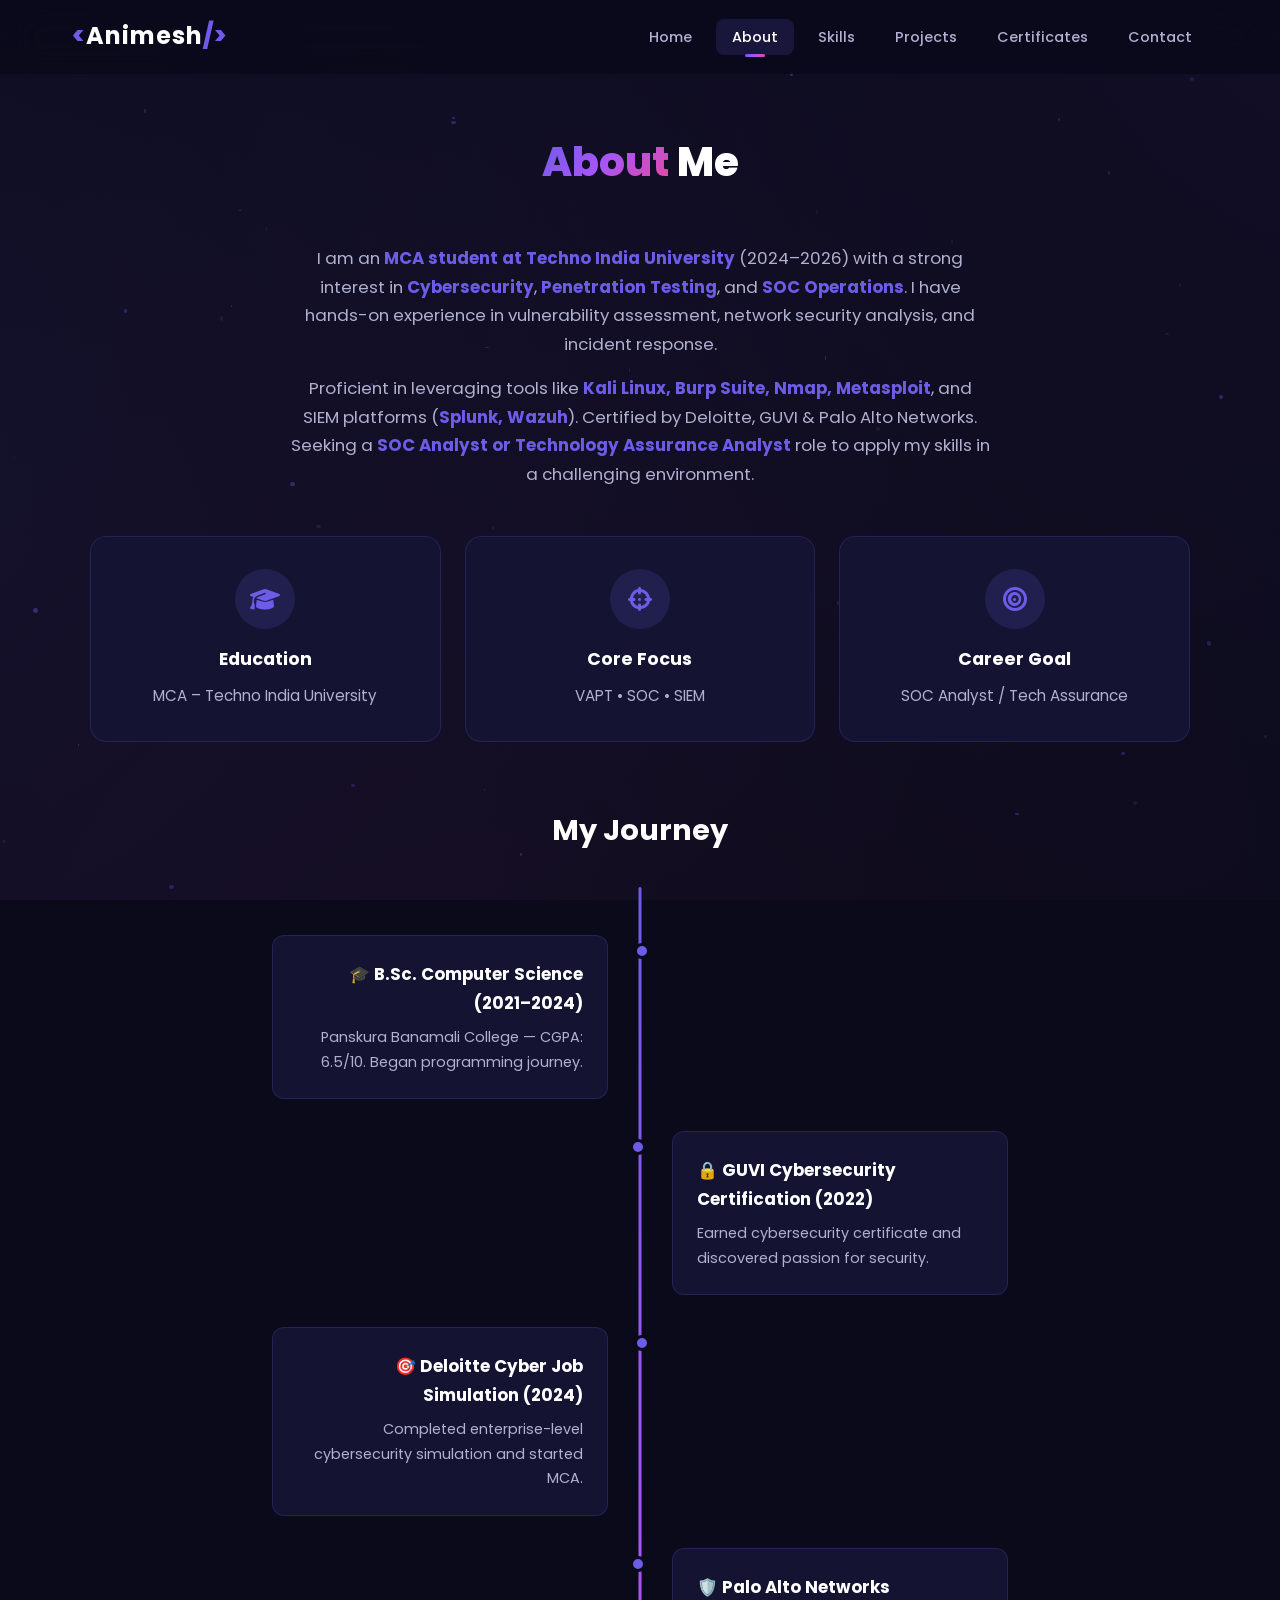
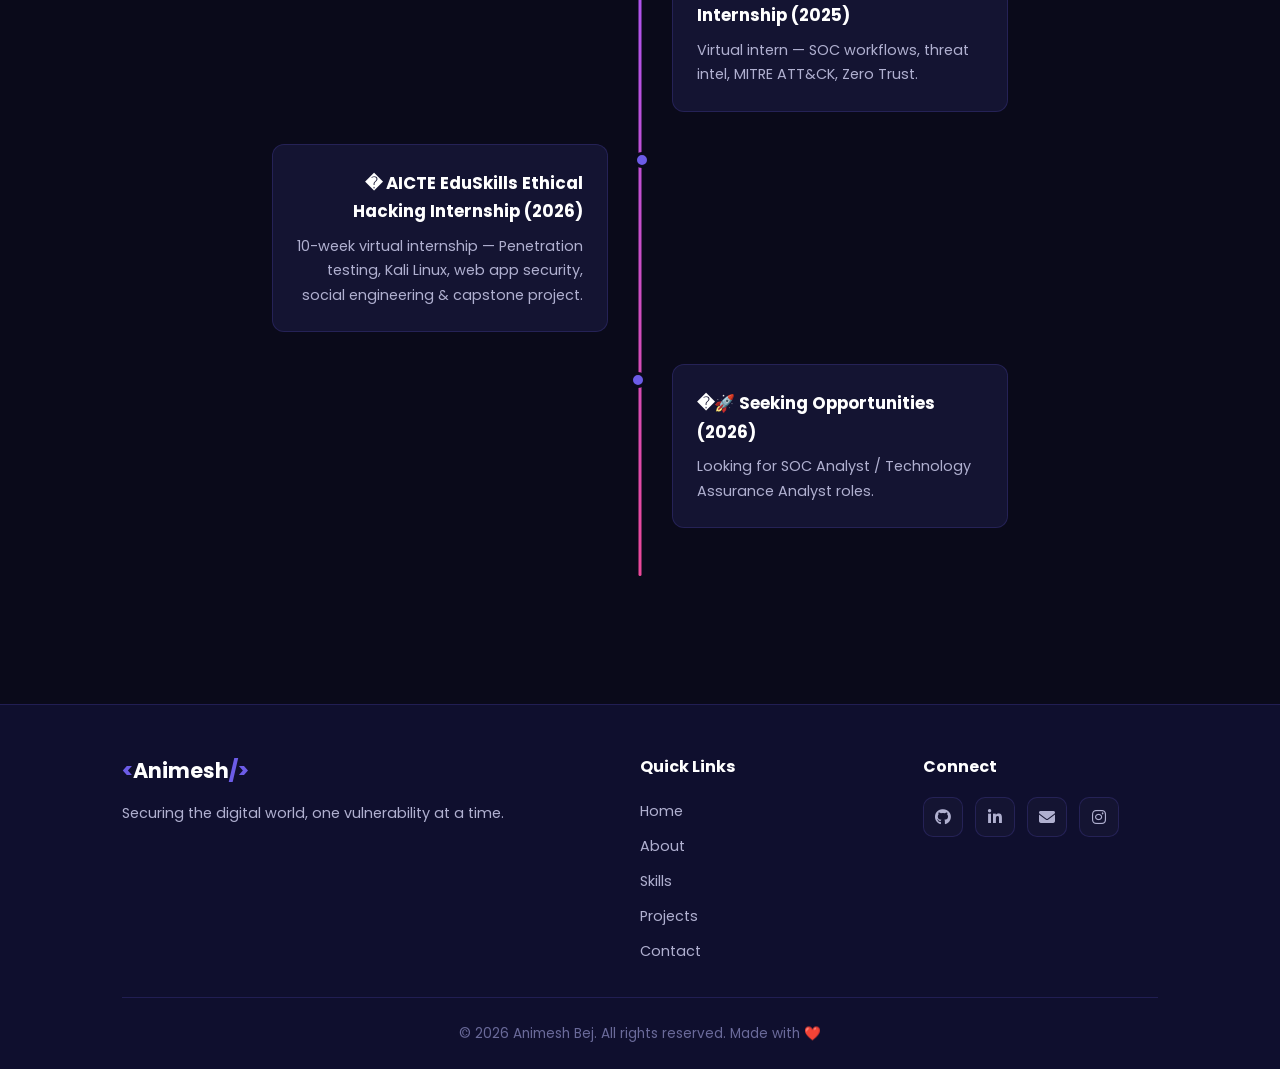
<file: about.html>
<!DOCTYPE html>
<html lang="en">
<head>
    <meta charset="UTF-8">
    <meta name="viewport" content="width=device-width, initial-scale=1.0">
    <title>About | Animesh Bej</title>
    <link rel="stylesheet" href="assets/css/style.css">
    <link rel="stylesheet" href="https://cdnjs.cloudflare.com/ajax/libs/font-awesome/6.5.1/css/all.min.css">
    <link href="https://fonts.googleapis.com/css2?family=Poppins:wght@300;400;500;600;700;800&display=swap" rel="stylesheet">
</head>
<body>
    <div id="particles"></div>

    <!-- Navigation -->
    <nav class="navbar" id="navbar">
        <div class="nav-container">
            <a href="index.html" class="nav-logo">
                <span class="logo-bracket">&lt;</span>Animesh<span class="logo-bracket">/&gt;</span>
            </a>
            <ul class="nav-links" id="navLinks">
                <li><a href="index.html">Home</a></li>
                <li><a href="about.html" class="active">About</a></li>
                <li><a href="skills.html">Skills</a></li>
                <li><a href="projects.html">Projects</a></li>
                <li><a href="certificates.html">Certificates</a></li>
                <li><a href="contact.html">Contact</a></li>
            </ul>
            <div class="hamburger" id="hamburger">
                <span></span>
                <span></span>
                <span></span>
            </div>
        </div>
    </nav>

    <!-- About Section -->
    <section class="page-section">
        <div class="section-container">
            <h1 class="section-title" data-aos="fade-up">
                <span class="title-accent">About</span> Me
            </h1>

            <div class="about-content">
                <div class="about-text" data-aos="fade-right">
                    <p>
                        I am an <strong>MCA student at Techno India University</strong> (2024–2026) with a strong 
                        interest in <strong>Cybersecurity</strong>, <strong>Penetration Testing</strong>, and 
                        <strong>SOC Operations</strong>. I have hands-on experience in vulnerability assessment, 
                        network security analysis, and incident response.
                    </p>
                    <p>
                        Proficient in leveraging tools like <strong>Kali Linux, Burp Suite, Nmap, Metasploit</strong>, 
                        and SIEM platforms (<strong>Splunk, Wazuh</strong>). Certified by Deloitte, GUVI & Palo Alto Networks. 
                        Seeking a <strong>SOC Analyst or Technology Assurance Analyst</strong> role to apply my skills 
                        in a challenging environment.
                    </p>
                </div>

                <div class="about-cards">
                    <div class="info-card" data-aos="fade-up" data-aos-delay="100">
                        <div class="card-icon">
                            <i class="fas fa-graduation-cap"></i>
                        </div>
                        <h3>Education</h3>
                        <p>MCA – Techno India University</p>
                    </div>

                    <div class="info-card" data-aos="fade-up" data-aos-delay="200">
                        <div class="card-icon">
                            <i class="fas fa-crosshairs"></i>
                        </div>
                        <h3>Core Focus</h3>
                        <p>VAPT • SOC • SIEM</p>
                    </div>

                    <div class="info-card" data-aos="fade-up" data-aos-delay="300">
                        <div class="card-icon">
                            <i class="fas fa-bullseye"></i>
                        </div>
                        <h3>Career Goal</h3>
                        <p>SOC Analyst / Tech Assurance</p>
                    </div>
                </div>
            </div>

            <!-- Timeline -->
            <div class="timeline-section" data-aos="fade-up">
                <h2 class="sub-title">My Journey</h2>
                <div class="timeline">
                    <div class="timeline-item left">
                        <div class="timeline-content">
                            <div class="timeline-dot"></div>
                            <h3>🎓 B.Sc. Computer Science (2021–2024)</h3>
                            <p>Panskura Banamali College — CGPA: 6.5/10. Began programming journey.</p>
                        </div>
                    </div>
                    <div class="timeline-item right">
                        <div class="timeline-content">
                            <div class="timeline-dot"></div>
                            <h3>🔒 GUVI Cybersecurity Certification (2022)</h3>
                            <p>Earned cybersecurity certificate and discovered passion for security.</p>
                        </div>
                    </div>
                    <div class="timeline-item left">
                        <div class="timeline-content">
                            <div class="timeline-dot"></div>
                            <h3>🎯 Deloitte Cyber Job Simulation (2024)</h3>
                            <p>Completed enterprise-level cybersecurity simulation and started MCA.</p>
                        </div>
                    </div>
                    <div class="timeline-item right">
                        <div class="timeline-content">
                            <div class="timeline-dot"></div>
                            <h3>🛡️ Palo Alto Networks Internship (2025)</h3>
                            <p>Virtual intern — SOC workflows, threat intel, MITRE ATT&CK, Zero Trust.</p>
                        </div>
                    </div>
                    <div class="timeline-item left">
                        <div class="timeline-content">
                            <div class="timeline-dot"></div>
                            <h3>� AICTE EduSkills Ethical Hacking Internship (2026)</h3>
                            <p>10-week virtual internship — Penetration testing, Kali Linux, web app security, social engineering & capstone project.</p>
                        </div>
                    </div>
                    <div class="timeline-item right">
                        <div class="timeline-content">
                            <div class="timeline-dot"></div>
                            <h3>�🚀 Seeking Opportunities (2026)</h3>
                            <p>Looking for SOC Analyst / Technology Assurance Analyst roles.</p>
                        </div>
                    </div>
                </div>
            </div>
        </div>
    </section>

    <!-- Footer -->
    <footer class="footer">
        <div class="footer-container">
            <div class="footer-content">
                <div class="footer-brand">
                    <a href="index.html" class="footer-logo">
                        <span class="logo-bracket">&lt;</span>Animesh<span class="logo-bracket">/&gt;</span>
                    </a>
                    <p>Securing the digital world, one vulnerability at a time.</p>
                </div>
                <div class="footer-links">
                    <h4>Quick Links</h4>
                    <ul>
                        <li><a href="index.html">Home</a></li>
                        <li><a href="about.html">About</a></li>
                        <li><a href="skills.html">Skills</a></li>
                        <li><a href="projects.html">Projects</a></li>
                        <li><a href="contact.html">Contact</a></li>
                    </ul>
                </div>
                <div class="footer-social">
                    <h4>Connect</h4>
                    <div class="social-links">
                        <a href="https://github.com/animeshbejtechno" target="_blank"><i class="fab fa-github"></i></a>
                        <a href="https://www.linkedin.com/in/animesh-bej-489b39345" target="_blank"><i class="fab fa-linkedin-in"></i></a>
                        <a href="mailto:animeshbej399@gmail.com"><i class="fas fa-envelope"></i></a>
                        <a href="https://www.instagram.com/animeshbej" target="_blank"><i class="fab fa-instagram"></i></a>
                    </div>
                </div>
            </div>
            <div class="footer-bottom">
                <p>&copy; 2026 Animesh Bej. All rights reserved. Made with ❤️</p>
            </div>
        </div>
    </footer>

    <script src="assets/js/main.js"></script>
</body>
</html>
</file>
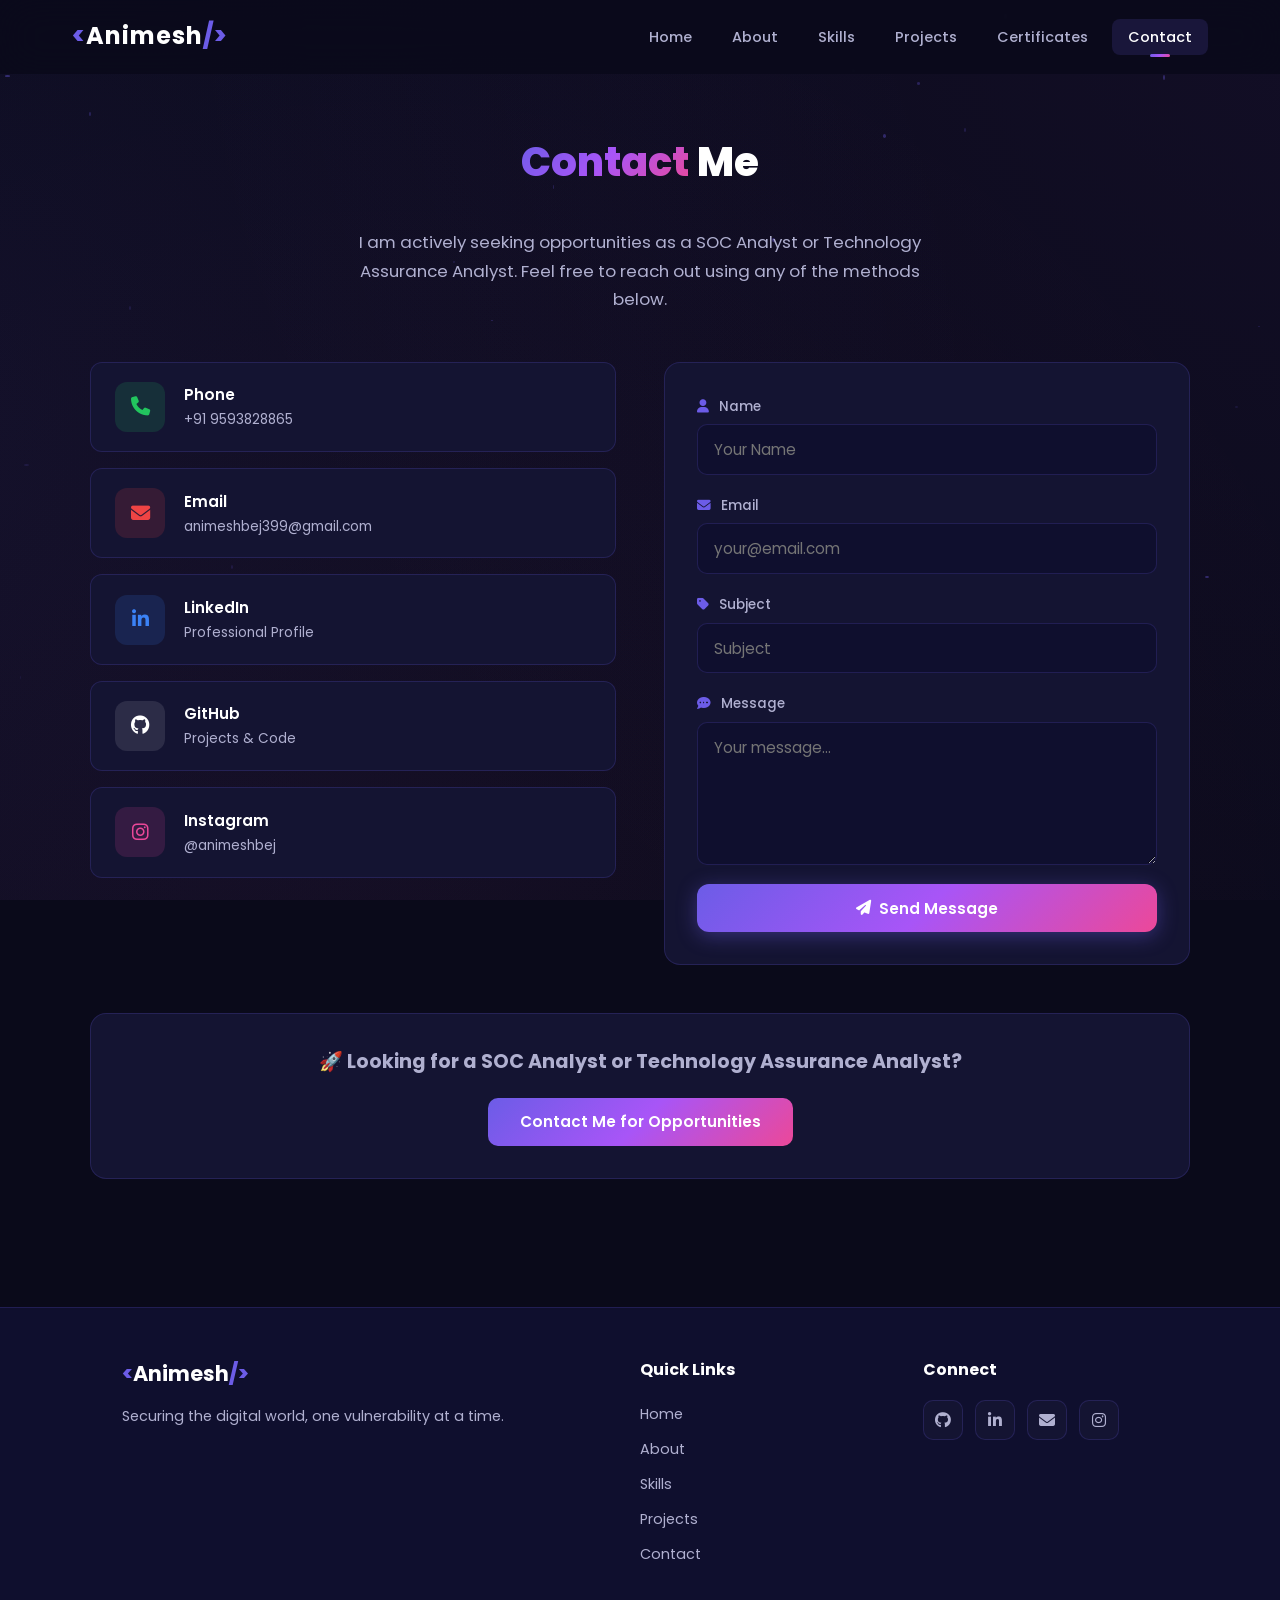
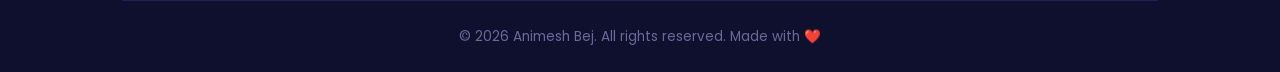
<file: contact.html>
<!DOCTYPE html>
<html lang="en">
<head>
    <meta charset="UTF-8">
    <meta name="viewport" content="width=device-width, initial-scale=1.0">
    <title>Contact | Animesh Bej</title>
    <link rel="stylesheet" href="assets/css/style.css">
    <link rel="stylesheet" href="https://cdnjs.cloudflare.com/ajax/libs/font-awesome/6.5.1/css/all.min.css">
    <link href="https://fonts.googleapis.com/css2?family=Poppins:wght@300;400;500;600;700;800&display=swap" rel="stylesheet">
</head>
<body>
    <div id="particles"></div>

    <!-- Navigation -->
    <nav class="navbar" id="navbar">
        <div class="nav-container">
            <a href="index.html" class="nav-logo">
                <span class="logo-bracket">&lt;</span>Animesh<span class="logo-bracket">/&gt;</span>
            </a>
            <ul class="nav-links" id="navLinks">
                <li><a href="index.html">Home</a></li>
                <li><a href="about.html">About</a></li>
                <li><a href="skills.html">Skills</a></li>
                <li><a href="projects.html">Projects</a></li>
                <li><a href="certificates.html">Certificates</a></li>
                <li><a href="contact.html" class="active">Contact</a></li>
            </ul>
            <div class="hamburger" id="hamburger">
                <span></span>
                <span></span>
                <span></span>
            </div>
        </div>
    </nav>

    <!-- Contact Section -->
    <section class="page-section">
        <div class="section-container">
            <h1 class="section-title" data-aos="fade-up">
                <span class="title-accent">Contact</span> Me
            </h1>

            <p class="contact-intro" data-aos="fade-up">
                I am actively seeking opportunities as a SOC Analyst or Technology Assurance Analyst.
                Feel free to reach out using any of the methods below.
            </p>

            <div class="contact-grid">
                <!-- Contact Cards -->
                <div class="contact-cards" data-aos="fade-right">
                    <a href="tel:+919593828865" class="contact-card">
                        <div class="contact-icon phone-icon">
                            <i class="fas fa-phone"></i>
                        </div>
                        <div class="contact-details">
                            <h3>Phone</h3>
                            <p>+91 9593828865</p>
                        </div>
                    </a>

                    <a href="mailto:animeshbej399@gmail.com?subject=Opportunity%20Discussion" class="contact-card">
                        <div class="contact-icon email-icon">
                            <i class="fas fa-envelope"></i>
                        </div>
                        <div class="contact-details">
                            <h3>Email</h3>
                            <p>animeshbej399@gmail.com</p>
                        </div>
                    </a>

                    <a href="https://www.linkedin.com/in/animesh-bej-489b39345" target="_blank" class="contact-card">
                        <div class="contact-icon linkedin-icon">
                            <i class="fab fa-linkedin-in"></i>
                        </div>
                        <div class="contact-details">
                            <h3>LinkedIn</h3>
                            <p>Professional Profile</p>
                        </div>
                    </a>

                    <a href="https://github.com/animeshbejtechno" target="_blank" class="contact-card">
                        <div class="contact-icon github-icon">
                            <i class="fab fa-github"></i>
                        </div>
                        <div class="contact-details">
                            <h3>GitHub</h3>
                            <p>Projects & Code</p>
                        </div>
                    </a>

                    <a href="https://www.instagram.com/animeshbej" target="_blank" class="contact-card">
                        <div class="contact-icon insta-icon">
                            <i class="fab fa-instagram"></i>
                        </div>
                        <div class="contact-details">
                            <h3>Instagram</h3>
                            <p>@animeshbej</p>
                        </div>
                    </a>
                </div>

                <!-- Contact Form -->
                <div class="contact-form-wrapper" data-aos="fade-left">
                    <form class="contact-form" id="contactForm">
                        <div class="form-group">
                            <label for="name"><i class="fas fa-user"></i> Name</label>
                            <input type="text" id="name" name="name" placeholder="Your Name" required>
                        </div>
                        <div class="form-group">
                            <label for="email"><i class="fas fa-envelope"></i> Email</label>
                            <input type="email" id="email" name="email" placeholder="your@email.com" required>
                        </div>
                        <div class="form-group">
                            <label for="subject"><i class="fas fa-tag"></i> Subject</label>
                            <input type="text" id="subject" name="subject" placeholder="Subject" required>
                        </div>
                        <div class="form-group">
                            <label for="message"><i class="fas fa-comment-dots"></i> Message</label>
                            <textarea id="message" name="message" rows="5" placeholder="Your message..." required></textarea>
                        </div>
                        <button type="submit" class="btn btn-primary btn-full">
                            <i class="fas fa-paper-plane"></i> Send Message
                        </button>
                    </form>
                </div>
            </div>

            <!-- CTA Banner -->
            <div class="cta-banner" data-aos="fade-up">
                <h3>🚀 Looking for a SOC Analyst or Technology Assurance Analyst?</h3>
                <a href="mailto:animeshbej399@gmail.com?subject=Interview%20Opportunity" class="btn btn-glow">
                    Contact Me for Opportunities
                </a>
            </div>
        </div>
    </section>

    <!-- Footer -->
    <footer class="footer">
        <div class="footer-container">
            <div class="footer-content">
                <div class="footer-brand">
                    <a href="index.html" class="footer-logo">
                        <span class="logo-bracket">&lt;</span>Animesh<span class="logo-bracket">/&gt;</span>
                    </a>
                    <p>Securing the digital world, one vulnerability at a time.</p>
                </div>
                <div class="footer-links">
                    <h4>Quick Links</h4>
                    <ul>
                        <li><a href="index.html">Home</a></li>
                        <li><a href="about.html">About</a></li>
                        <li><a href="skills.html">Skills</a></li>
                        <li><a href="projects.html">Projects</a></li>
                        <li><a href="contact.html">Contact</a></li>
                    </ul>
                </div>
                <div class="footer-social">
                    <h4>Connect</h4>
                    <div class="social-links">
                        <a href="https://github.com/animeshbejtechno" target="_blank"><i class="fab fa-github"></i></a>
                        <a href="https://www.linkedin.com/in/animesh-bej-489b39345" target="_blank"><i class="fab fa-linkedin-in"></i></a>
                        <a href="mailto:animeshbej399@gmail.com"><i class="fas fa-envelope"></i></a>
                        <a href="https://www.instagram.com/animeshbej" target="_blank"><i class="fab fa-instagram"></i></a>
                    </div>
                </div>
            </div>
            <div class="footer-bottom">
                <p>&copy; 2026 Animesh Bej. All rights reserved. Made with ❤️</p>
            </div>
        </div>
    </footer>

    <script src="assets/js/main.js"></script>
</body>
</html>
</file>
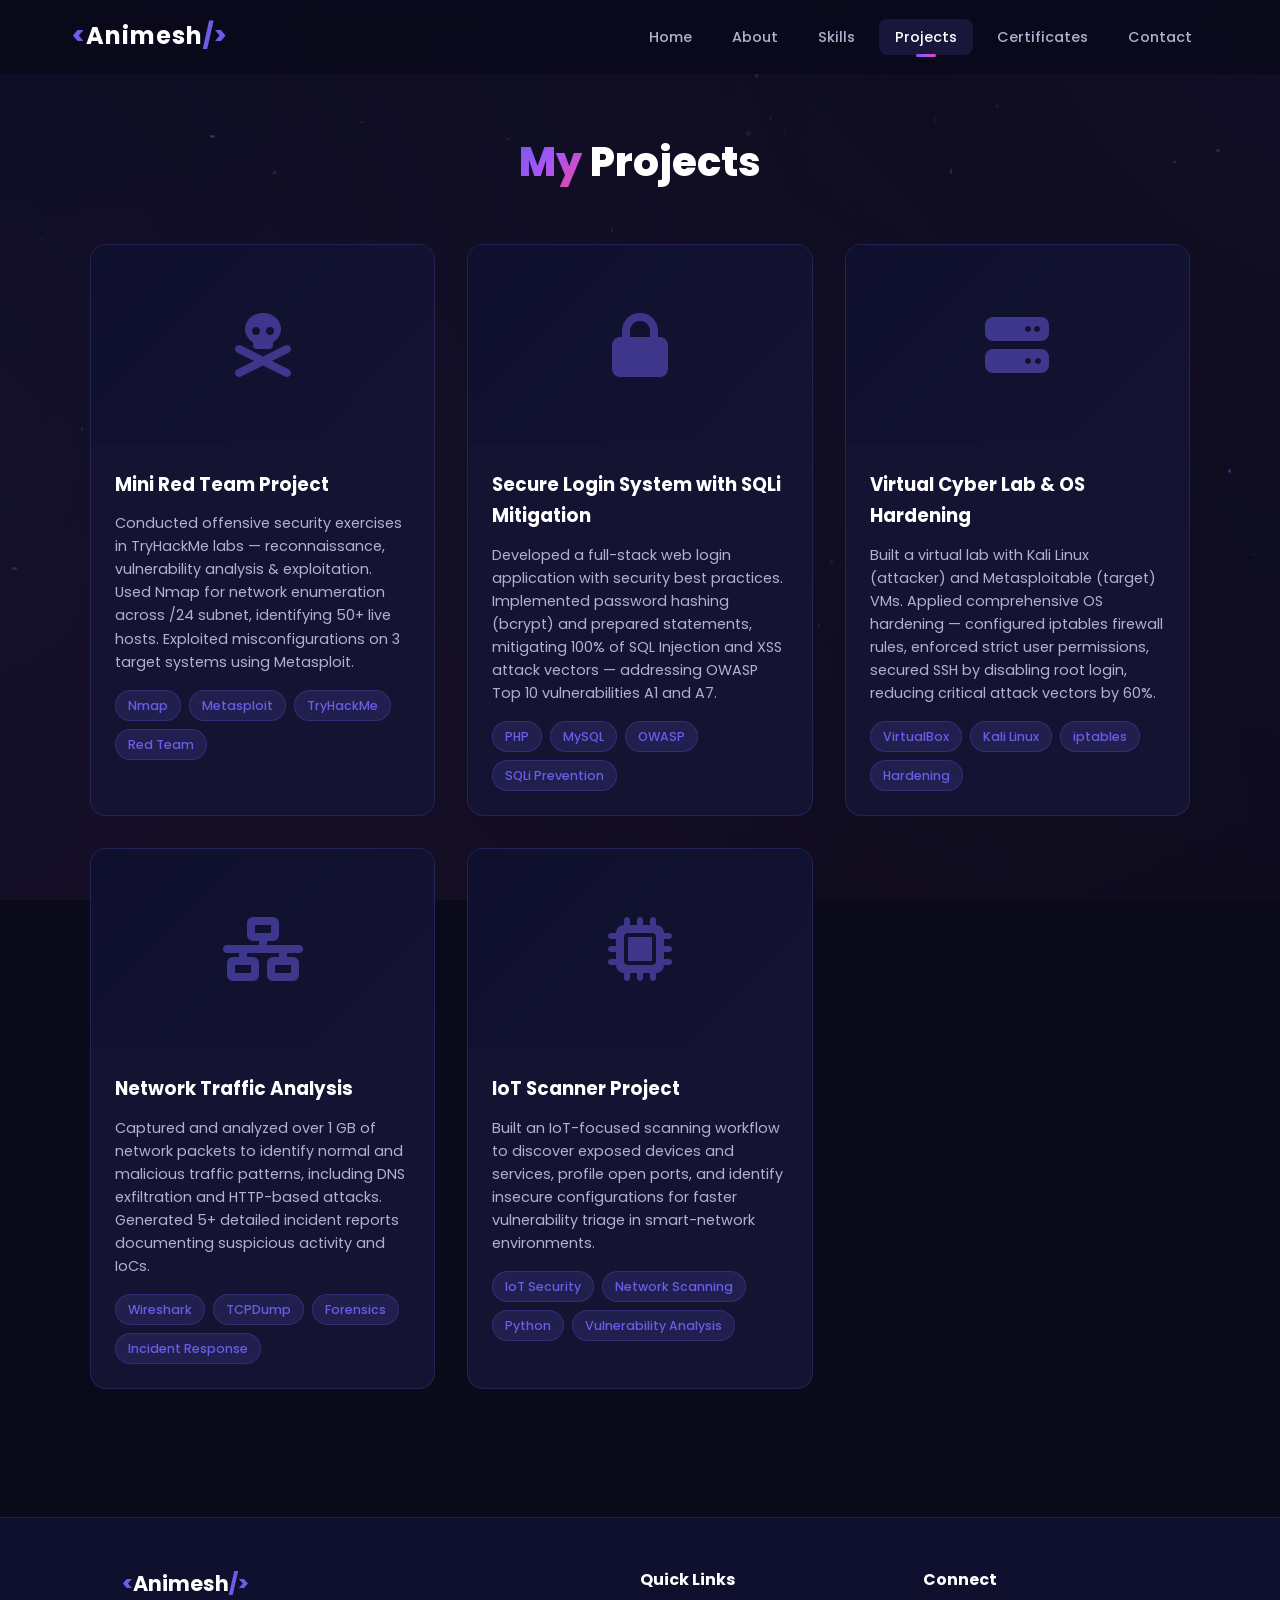
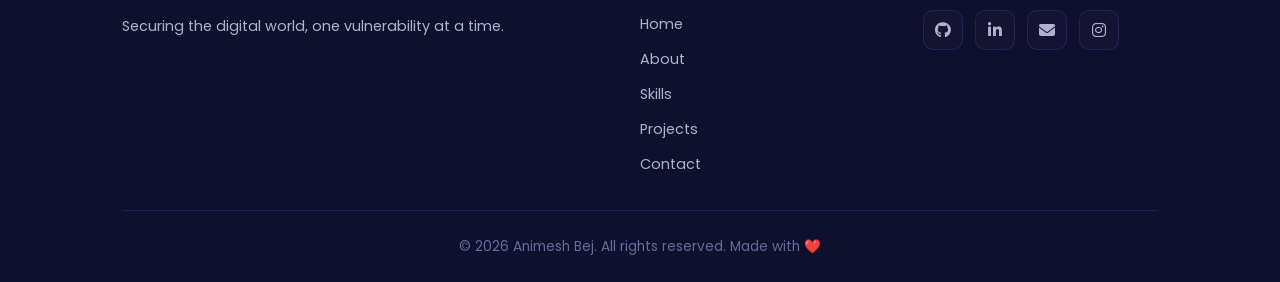
<file: projects.html>
<!DOCTYPE html>
<html lang="en">
<head>
    <meta charset="UTF-8">
    <meta name="viewport" content="width=device-width, initial-scale=1.0">
    <title>Projects | Animesh Bej</title>
    <link rel="stylesheet" href="assets/css/style.css">
    <link rel="stylesheet" href="https://cdnjs.cloudflare.com/ajax/libs/font-awesome/6.5.1/css/all.min.css">
    <link href="https://fonts.googleapis.com/css2?family=Poppins:wght@300;400;500;600;700;800&display=swap" rel="stylesheet">
</head>
<body>
    <div id="particles"></div>

    <!-- Navigation -->
    <nav class="navbar" id="navbar">
        <div class="nav-container">
            <a href="index.html" class="nav-logo">
                <span class="logo-bracket">&lt;</span>Animesh<span class="logo-bracket">/&gt;</span>
            </a>
            <ul class="nav-links" id="navLinks">
                <li><a href="index.html">Home</a></li>
                <li><a href="about.html">About</a></li>
                <li><a href="skills.html">Skills</a></li>
                <li><a href="projects.html" class="active">Projects</a></li>
                <li><a href="certificates.html">Certificates</a></li>
                <li><a href="contact.html">Contact</a></li>
            </ul>
            <div class="hamburger" id="hamburger">
                <span></span>
                <span></span>
                <span></span>
            </div>
        </div>
    </nav>

    <!-- Projects Section -->
    <section class="page-section">
        <div class="section-container">
            <h1 class="section-title" data-aos="fade-up">
                <span class="title-accent">My</span> Projects
            </h1>

            <div class="projects-grid">
                <!-- Project 1: Mini Red Team -->
                <div class="project-card" data-aos="fade-up" data-aos-delay="100">
                    <div class="project-image">
                        <div class="project-placeholder">
                            <i class="fas fa-skull-crossbones"></i>
                        </div>
                        <div class="project-overlay">
                            <div class="project-links">
                                <a href="https://github.com/animeshbejtechno" target="_blank" class="project-link">
                                    <i class="fab fa-github"></i>
                                </a>
                            </div>
                        </div>
                    </div>
                    <div class="project-info">
                        <h3>Mini Red Team Project</h3>
                        <p>Conducted offensive security exercises in TryHackMe labs — reconnaissance, vulnerability analysis & exploitation. Used Nmap for network enumeration across /24 subnet, identifying 50+ live hosts. Exploited misconfigurations on 3 target systems using Metasploit.</p>
                        <div class="project-tags">
                            <span class="tag">Nmap</span>
                            <span class="tag">Metasploit</span>
                            <span class="tag">TryHackMe</span>
                            <span class="tag">Red Team</span>
                        </div>
                    </div>
                </div>

                <!-- Project 2: Secure Login System -->
                <div class="project-card" data-aos="fade-up" data-aos-delay="200">
                    <div class="project-image">
                        <div class="project-placeholder">
                            <i class="fas fa-lock"></i>
                        </div>
                        <div class="project-overlay">
                            <div class="project-links">
                                <a href="https://github.com/animeshbejtechno" target="_blank" class="project-link">
                                    <i class="fab fa-github"></i>
                                </a>
                            </div>
                        </div>
                    </div>
                    <div class="project-info">
                        <h3>Secure Login System with SQLi Mitigation</h3>
                        <p>Developed a full-stack web login application with security best practices. Implemented password hashing (bcrypt) and prepared statements, mitigating 100% of SQL Injection and XSS attack vectors — addressing OWASP Top 10 vulnerabilities A1 and A7.</p>
                        <div class="project-tags">
                            <span class="tag">PHP</span>
                            <span class="tag">MySQL</span>
                            <span class="tag">OWASP</span>
                            <span class="tag">SQLi Prevention</span>
                        </div>
                    </div>
                </div>

                <!-- Project 3: Virtual Cyber Lab -->
                <div class="project-card" data-aos="fade-up" data-aos-delay="300">
                    <div class="project-image">
                        <div class="project-placeholder">
                            <i class="fas fa-server"></i>
                        </div>
                        <div class="project-overlay">
                            <div class="project-links">
                                <a href="https://github.com/animeshbejtechno" target="_blank" class="project-link">
                                    <i class="fab fa-github"></i>
                                </a>
                            </div>
                        </div>
                    </div>
                    <div class="project-info">
                        <h3>Virtual Cyber Lab & OS Hardening</h3>
                        <p>Built a virtual lab with Kali Linux (attacker) and Metasploitable (target) VMs. Applied comprehensive OS hardening — configured iptables firewall rules, enforced strict user permissions, secured SSH by disabling root login, reducing critical attack vectors by 60%.</p>
                        <div class="project-tags">
                            <span class="tag">VirtualBox</span>
                            <span class="tag">Kali Linux</span>
                            <span class="tag">iptables</span>
                            <span class="tag">Hardening</span>
                        </div>
                    </div>
                </div>

                <!-- Project 4: Network Traffic Analysis -->
                <div class="project-card" data-aos="fade-up" data-aos-delay="400">
                    <div class="project-image">
                        <div class="project-placeholder">
                            <i class="fas fa-network-wired"></i>
                        </div>
                        <div class="project-overlay">
                            <div class="project-links">
                                <a href="https://github.com/animeshbejtechno" target="_blank" class="project-link">
                                    <i class="fab fa-github"></i>
                                </a>
                            </div>
                        </div>
                    </div>
                    <div class="project-info">
                        <h3>Network Traffic Analysis</h3>
                        <p>Captured and analyzed over 1 GB of network packets to identify normal and malicious traffic patterns, including DNS exfiltration and HTTP-based attacks. Generated 5+ detailed incident reports documenting suspicious activity and IoCs.</p>
                        <div class="project-tags">
                            <span class="tag">Wireshark</span>
                            <span class="tag">TCPDump</span>
                            <span class="tag">Forensics</span>
                            <span class="tag">Incident Response</span>
                        </div>
                    </div>
                </div>

                <!-- Project 5: IoT Scanner -->
                <div class="project-card" data-aos="fade-up" data-aos-delay="500">
                    <div class="project-image">
                        <div class="project-placeholder">
                            <i class="fas fa-microchip"></i>
                        </div>
                        <div class="project-overlay">
                            <div class="project-links">
                                <a href="https://github.com/animeshbejtechno" target="_blank" class="project-link">
                                    <i class="fab fa-github"></i>
                                </a>
                            </div>
                        </div>
                    </div>
                    <div class="project-info">
                        <h3>IoT Scanner Project</h3>
                        <p>Built an IoT-focused scanning workflow to discover exposed devices and services, profile open ports, and identify insecure configurations for faster vulnerability triage in smart-network environments.</p>
                        <div class="project-tags">
                            <span class="tag">IoT Security</span>
                            <span class="tag">Network Scanning</span>
                            <span class="tag">Python</span>
                            <span class="tag">Vulnerability Analysis</span>
                        </div>
                    </div>
                </div>
            </div>
        </div>
    </section>

    <!-- Footer -->
    <footer class="footer">
        <div class="footer-container">
            <div class="footer-content">
                <div class="footer-brand">
                    <a href="index.html" class="footer-logo">
                        <span class="logo-bracket">&lt;</span>Animesh<span class="logo-bracket">/&gt;</span>
                    </a>
                    <p>Securing the digital world, one vulnerability at a time.</p>
                </div>
                <div class="footer-links">
                    <h4>Quick Links</h4>
                    <ul>
                        <li><a href="index.html">Home</a></li>
                        <li><a href="about.html">About</a></li>
                        <li><a href="skills.html">Skills</a></li>
                        <li><a href="projects.html">Projects</a></li>
                        <li><a href="contact.html">Contact</a></li>
                    </ul>
                </div>
                <div class="footer-social">
                    <h4>Connect</h4>
                    <div class="social-links">
                        <a href="https://github.com/animeshbejtechno" target="_blank"><i class="fab fa-github"></i></a>
                        <a href="https://www.linkedin.com/in/animesh-bej-489b39345" target="_blank"><i class="fab fa-linkedin-in"></i></a>
                        <a href="mailto:animeshbej399@gmail.com"><i class="fas fa-envelope"></i></a>
                        <a href="https://www.instagram.com/animeshbej" target="_blank"><i class="fab fa-instagram"></i></a>
                    </div>
                </div>
            </div>
            <div class="footer-bottom">
                <p>&copy; 2026 Animesh Bej. All rights reserved. Made with ❤️</p>
            </div>
        </div>
    </footer>

    <script src="assets/js/main.js"></script>
</body>
</html>
</file>
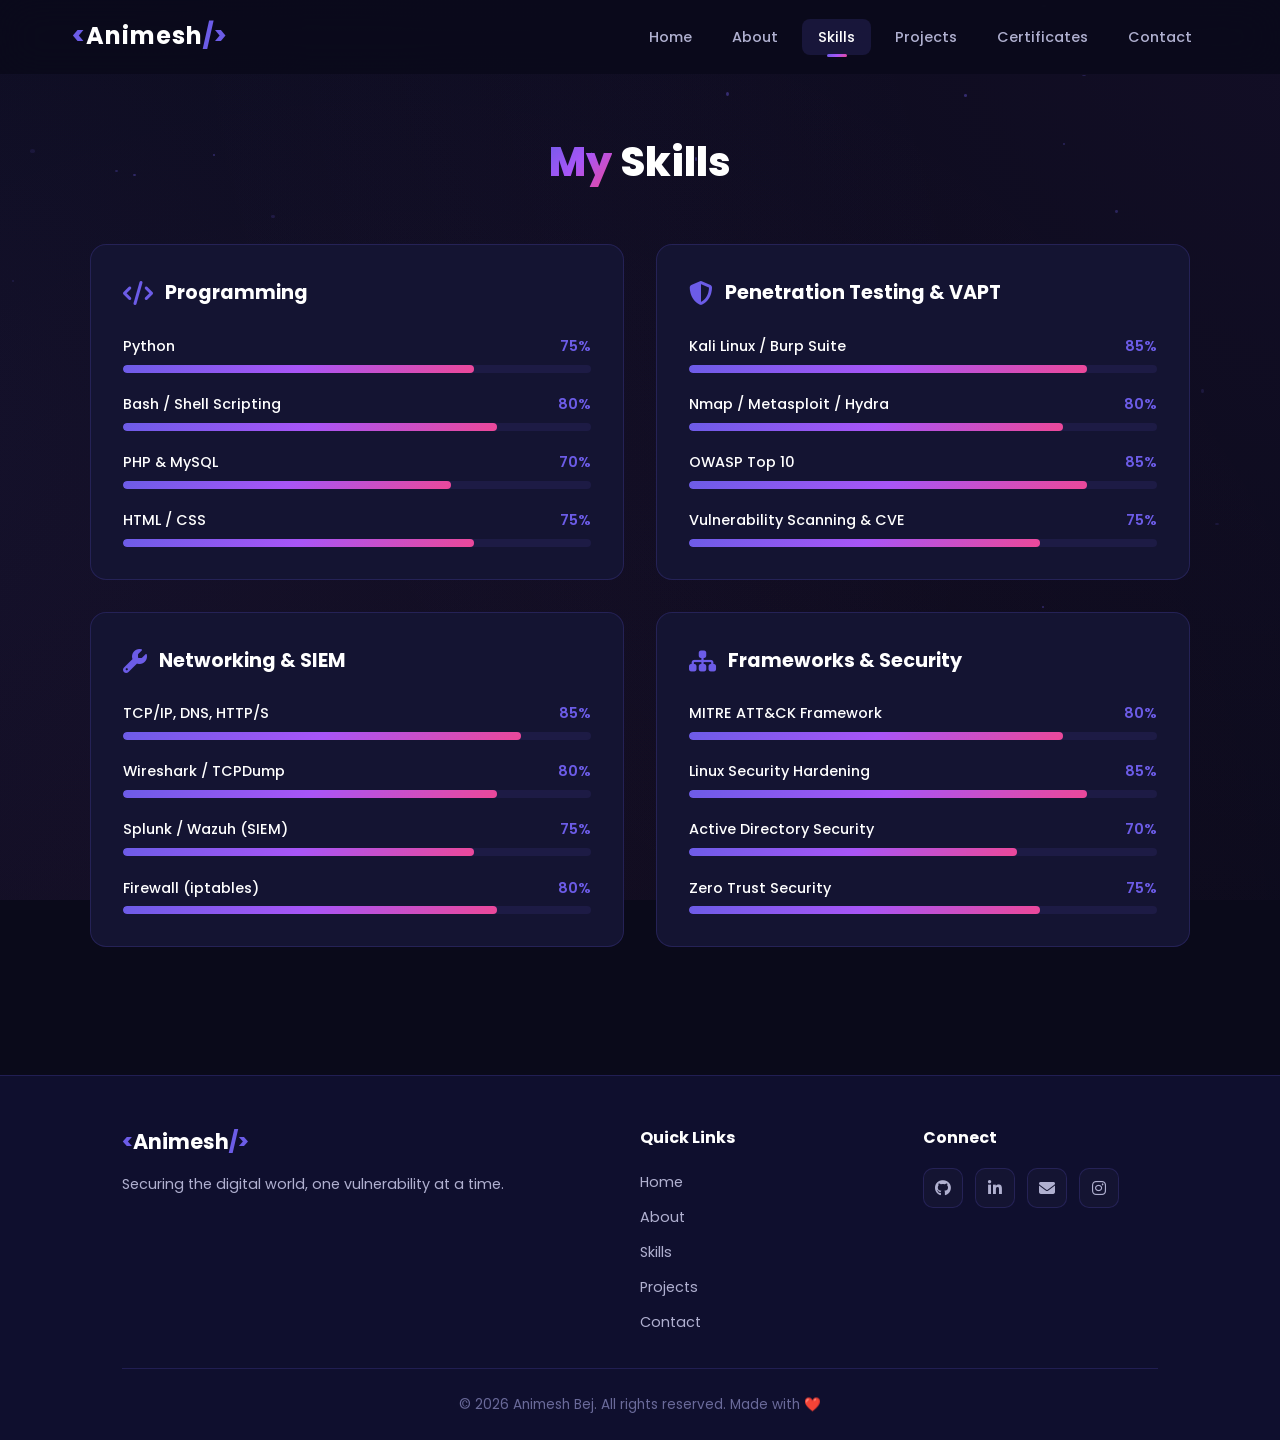
<file: skills.html>
<!DOCTYPE html>
<html lang="en">
<head>
    <meta charset="UTF-8">
    <meta name="viewport" content="width=device-width, initial-scale=1.0">
    <title>Skills | Animesh Bej</title>
    <link rel="stylesheet" href="assets/css/style.css">
    <link rel="stylesheet" href="https://cdnjs.cloudflare.com/ajax/libs/font-awesome/6.5.1/css/all.min.css">
    <link href="https://fonts.googleapis.com/css2?family=Poppins:wght@300;400;500;600;700;800&display=swap" rel="stylesheet">
</head>
<body>
    <div id="particles"></div>

    <!-- Navigation -->
    <nav class="navbar" id="navbar">
        <div class="nav-container">
            <a href="index.html" class="nav-logo">
                <span class="logo-bracket">&lt;</span>Animesh<span class="logo-bracket">/&gt;</span>
            </a>
            <ul class="nav-links" id="navLinks">
                <li><a href="index.html">Home</a></li>
                <li><a href="about.html">About</a></li>
                <li><a href="skills.html" class="active">Skills</a></li>
                <li><a href="projects.html">Projects</a></li>
                <li><a href="certificates.html">Certificates</a></li>
                <li><a href="contact.html">Contact</a></li>
            </ul>
            <div class="hamburger" id="hamburger">
                <span></span>
                <span></span>
                <span></span>
            </div>
        </div>
    </nav>

    <!-- Skills Section -->
    <section class="page-section">
        <div class="section-container">
            <h1 class="section-title" data-aos="fade-up">
                <span class="title-accent">My</span> Skills
            </h1>

            <div class="skills-grid">
                <!-- Programming -->
                <div class="skill-category" data-aos="fade-up" data-aos-delay="100">
                    <div class="category-header">
                        <i class="fas fa-code"></i>
                        <h3>Programming</h3>
                    </div>
                    <div class="skill-items">
                        <div class="skill-item">
                            <div class="skill-info">
                                <span>Python</span>
                                <span>75%</span>
                            </div>
                            <div class="skill-bar">
                                <div class="skill-progress" data-progress="75"></div>
                            </div>
                        </div>
                        <div class="skill-item">
                            <div class="skill-info">
                                <span>Bash / Shell Scripting</span>
                                <span>80%</span>
                            </div>
                            <div class="skill-bar">
                                <div class="skill-progress" data-progress="80"></div>
                            </div>
                        </div>
                        <div class="skill-item">
                            <div class="skill-info">
                                <span>PHP & MySQL</span>
                                <span>70%</span>
                            </div>
                            <div class="skill-bar">
                                <div class="skill-progress" data-progress="70"></div>
                            </div>
                        </div>
                        <div class="skill-item">
                            <div class="skill-info">
                                <span>HTML / CSS</span>
                                <span>75%</span>
                            </div>
                            <div class="skill-bar">
                                <div class="skill-progress" data-progress="75"></div>
                            </div>
                        </div>
                    </div>
                </div>

                <!-- Cybersecurity -->
                <div class="skill-category" data-aos="fade-up" data-aos-delay="200">
                    <div class="category-header">
                        <i class="fas fa-shield-halved"></i>
                        <h3>Penetration Testing & VAPT</h3>
                    </div>
                    <div class="skill-items">
                        <div class="skill-item">
                            <div class="skill-info">
                                <span>Kali Linux / Burp Suite</span>
                                <span>85%</span>
                            </div>
                            <div class="skill-bar">
                                <div class="skill-progress" data-progress="85"></div>
                            </div>
                        </div>
                        <div class="skill-item">
                            <div class="skill-info">
                                <span>Nmap / Metasploit / Hydra</span>
                                <span>80%</span>
                            </div>
                            <div class="skill-bar">
                                <div class="skill-progress" data-progress="80"></div>
                            </div>
                        </div>
                        <div class="skill-item">
                            <div class="skill-info">
                                <span>OWASP Top 10</span>
                                <span>85%</span>
                            </div>
                            <div class="skill-bar">
                                <div class="skill-progress" data-progress="85"></div>
                            </div>
                        </div>
                        <div class="skill-item">
                            <div class="skill-info">
                                <span>Vulnerability Scanning & CVE</span>
                                <span>75%</span>
                            </div>
                            <div class="skill-bar">
                                <div class="skill-progress" data-progress="75"></div>
                            </div>
                        </div>
                    </div>
                </div>

                <!-- Tools -->
                <div class="skill-category" data-aos="fade-up" data-aos-delay="300">
                    <div class="category-header">
                        <i class="fas fa-wrench"></i>
                        <h3>Networking & SIEM</h3>
                    </div>
                    <div class="skill-items">
                        <div class="skill-item">
                            <div class="skill-info">
                                <span>TCP/IP, DNS, HTTP/S</span>
                                <span>85%</span>
                            </div>
                            <div class="skill-bar">
                                <div class="skill-progress" data-progress="85"></div>
                            </div>
                        </div>
                        <div class="skill-item">
                            <div class="skill-info">
                                <span>Wireshark / TCPDump</span>
                                <span>80%</span>
                            </div>
                            <div class="skill-bar">
                                <div class="skill-progress" data-progress="80"></div>
                            </div>
                        </div>
                        <div class="skill-item">
                            <div class="skill-info">
                                <span>Splunk / Wazuh (SIEM)</span>
                                <span>75%</span>
                            </div>
                            <div class="skill-bar">
                                <div class="skill-progress" data-progress="75"></div>
                            </div>
                        </div>
                        <div class="skill-item">
                            <div class="skill-info">
                                <span>Firewall (iptables)</span>
                                <span>80%</span>
                            </div>
                            <div class="skill-bar">
                                <div class="skill-progress" data-progress="80"></div>
                            </div>
                        </div>
                    </div>
                </div>

                <!-- Automation -->
                <div class="skill-category" data-aos="fade-up" data-aos-delay="400">
                    <div class="category-header">
                        <i class="fas fa-sitemap"></i>
                        <h3>Frameworks & Security</h3>
                    </div>
                    <div class="skill-items">
                        <div class="skill-item">
                            <div class="skill-info">
                                <span>MITRE ATT&CK Framework</span>
                                <span>80%</span>
                            </div>
                            <div class="skill-bar">
                                <div class="skill-progress" data-progress="80"></div>
                            </div>
                        </div>
                        <div class="skill-item">
                            <div class="skill-info">
                                <span>Linux Security Hardening</span>
                                <span>85%</span>
                            </div>
                            <div class="skill-bar">
                                <div class="skill-progress" data-progress="85"></div>
                            </div>
                        </div>
                        <div class="skill-item">
                            <div class="skill-info">
                                <span>Active Directory Security</span>
                                <span>70%</span>
                            </div>
                            <div class="skill-bar">
                                <div class="skill-progress" data-progress="70"></div>
                            </div>
                        </div>
                        <div class="skill-item">
                            <div class="skill-info">
                                <span>Zero Trust Security</span>
                                <span>75%</span>
                            </div>
                            <div class="skill-bar">
                                <div class="skill-progress" data-progress="75"></div>
                            </div>
                        </div>
                    </div>
                </div>
            </div>
        </div>
    </section>

    <!-- Footer -->
    <footer class="footer">
        <div class="footer-container">
            <div class="footer-content">
                <div class="footer-brand">
                    <a href="index.html" class="footer-logo">
                        <span class="logo-bracket">&lt;</span>Animesh<span class="logo-bracket">/&gt;</span>
                    </a>
                    <p>Securing the digital world, one vulnerability at a time.</p>
                </div>
                <div class="footer-links">
                    <h4>Quick Links</h4>
                    <ul>
                        <li><a href="index.html">Home</a></li>
                        <li><a href="about.html">About</a></li>
                        <li><a href="skills.html">Skills</a></li>
                        <li><a href="projects.html">Projects</a></li>
                        <li><a href="contact.html">Contact</a></li>
                    </ul>
                </div>
                <div class="footer-social">
                    <h4>Connect</h4>
                    <div class="social-links">
                        <a href="https://github.com/animeshbejtechno" target="_blank"><i class="fab fa-github"></i></a>
                        <a href="https://www.linkedin.com/in/animesh-bej-489b39345" target="_blank"><i class="fab fa-linkedin-in"></i></a>
                        <a href="mailto:animeshbej399@gmail.com"><i class="fas fa-envelope"></i></a>
                        <a href="https://www.instagram.com/animeshbej" target="_blank"><i class="fab fa-instagram"></i></a>
                    </div>
                </div>
            </div>
            <div class="footer-bottom">
                <p>&copy; 2026 Animesh Bej. All rights reserved. Made with ❤️</p>
            </div>
        </div>
    </footer>

    <script src="assets/js/main.js"></script>
</body>
</html>
</file>
<file: assets/css/style.css>
/* ========================================
   PORTFOLIO - STYLE.CSS
   Modern Dark Theme Portfolio
   ======================================== */

/* --- CSS Variables --- */
:root {
    --bg-primary: #0a0a1a;
    --bg-secondary: #0f0f2e;
    --bg-card: #141432;
    --bg-card-hover: #1a1a40;
    --text-primary: #ffffff;
    --text-secondary: #b0b0d0;
    --text-muted: #6a6a9a;
    --accent-primary: #6c5ce7;
    --accent-secondary: #a855f7;
    --accent-gradient: linear-gradient(135deg, #6c5ce7, #a855f7, #ec4899);
    --accent-glow: rgba(108, 92, 231, 0.4);
    --border-color: rgba(108, 92, 231, 0.2);
    --shadow-color: rgba(0, 0, 0, 0.3);
    --card-shadow: 0 8px 32px rgba(0, 0, 0, 0.3);
    --transition: all 0.3s cubic-bezier(0.4, 0, 0.2, 1);
    --font-family: 'Poppins', sans-serif;
}

/* --- Reset & Base --- */
*, *::before, *::after {
    margin: 0;
    padding: 0;
    box-sizing: border-box;
}

html {
    scroll-behavior: smooth;
    font-size: 16px;
}

body {
    font-family: var(--font-family);
    background-color: var(--bg-primary);
    color: var(--text-primary);
    line-height: 1.7;
    overflow-x: hidden;
    position: relative;
}

a {
    text-decoration: none;
    color: inherit;
    transition: var(--transition);
}

img {
    max-width: 100%;
    display: block;
}

ul {
    list-style: none;
}

/* --- Particles Background --- */
#particles {
    position: fixed;
    top: 0;
    left: 0;
    width: 100%;
    height: 100%;
    z-index: -1;
    background: var(--bg-primary);
    overflow: hidden;
}

#particles::before {
    content: '';
    position: absolute;
    top: -50%;
    left: -50%;
    width: 200%;
    height: 200%;
    background: radial-gradient(circle at 20% 50%, rgba(108, 92, 231, 0.08) 0%, transparent 50%),
                radial-gradient(circle at 80% 20%, rgba(168, 85, 247, 0.06) 0%, transparent 50%),
                radial-gradient(circle at 40% 80%, rgba(236, 72, 153, 0.04) 0%, transparent 50%);
    animation: bgFloat 20s ease-in-out infinite;
}

@keyframes bgFloat {
    0%, 100% { transform: translate(0, 0) rotate(0deg); }
    33% { transform: translate(30px, -30px) rotate(1deg); }
    66% { transform: translate(-20px, 20px) rotate(-1deg); }
}

/* --- Navigation --- */
.navbar {
    position: fixed;
    top: 0;
    left: 0;
    right: 0;
    z-index: 1000;
    padding: 1rem 0;
    transition: var(--transition);
    backdrop-filter: blur(20px);
    -webkit-backdrop-filter: blur(20px);
    background: rgba(10, 10, 26, 0.85);
    border-bottom: 1px solid transparent;
}

.navbar.scrolled {
    padding: 0.6rem 0;
    background: rgba(10, 10, 26, 0.95);
    border-bottom: 1px solid var(--border-color);
    box-shadow: 0 4px 30px rgba(0, 0, 0, 0.3);
}

.nav-container {
    max-width: 1200px;
    margin: 0 auto;
    padding: 0 2rem;
    display: flex;
    justify-content: space-between;
    align-items: center;
}

.nav-logo {
    font-size: 1.5rem;
    font-weight: 700;
    color: var(--text-primary);
    letter-spacing: 1px;
}

.logo-bracket {
    color: var(--accent-primary);
    font-weight: 800;
}

.nav-links {
    display: flex;
    gap: 0.5rem;
}

.nav-links a {
    padding: 0.5rem 1rem;
    border-radius: 8px;
    font-size: 0.9rem;
    font-weight: 500;
    color: var(--text-secondary);
    position: relative;
    transition: var(--transition);
}

.nav-links a:hover,
.nav-links a.active {
    color: var(--text-primary);
    background: rgba(108, 92, 231, 0.15);
}

.nav-links a.active::after {
    content: '';
    position: absolute;
    bottom: -2px;
    left: 50%;
    transform: translateX(-50%);
    width: 20px;
    height: 3px;
    background: var(--accent-gradient);
    border-radius: 10px;
}

/* Hamburger */
.hamburger {
    display: none;
    flex-direction: column;
    gap: 5px;
    cursor: pointer;
    z-index: 1001;
}

.hamburger span {
    width: 28px;
    height: 3px;
    background: var(--text-primary);
    border-radius: 3px;
    transition: var(--transition);
}

.hamburger.active span:nth-child(1) {
    transform: rotate(45deg) translate(5px, 6px);
}

.hamburger.active span:nth-child(2) {
    opacity: 0;
}

.hamburger.active span:nth-child(3) {
    transform: rotate(-45deg) translate(5px, -6px);
}

/* --- Hero Section --- */
.hero {
    min-height: 100vh;
    display: flex;
    flex-direction: column;
    justify-content: center;
    align-items: center;
    padding: 8rem 2rem 1.5rem;
    position: relative;
    gap: 0;
}

.hero-content {
    max-width: 1200px;
    width: 100%;
    display: flex;
    align-items: center;
    justify-content: space-between;
    gap: 4rem;
}

.hero-text {
    flex: 1;
}

.hero-greeting {
    font-size: 1.1rem;
    color: var(--accent-primary);
    font-weight: 500;
    margin-bottom: 0.5rem;
    animation: fadeInUp 0.8s ease-out;
}

.hero-name {
    font-size: 4rem;
    font-weight: 800;
    background: var(--accent-gradient);
    -webkit-background-clip: text;
    -webkit-text-fill-color: transparent;
    background-clip: text;
    line-height: 1.1;
    margin-bottom: 1rem;
    animation: fadeInUp 0.8s ease-out 0.2s both;
}

.hero-title {
    font-size: 1.5rem;
    font-weight: 600;
    color: var(--text-secondary);
    margin-bottom: 1.5rem;
    min-height: 2.5rem;
    animation: fadeInUp 0.8s ease-out 0.4s both;
}

.typing-wrapper {
    display: inline-flex;
    align-items: center;
}

.cursor {
    animation: blink 1s infinite;
    color: var(--accent-primary);
    font-weight: 300;
    margin-left: 2px;
}

@keyframes blink {
    0%, 50% { opacity: 1; }
    51%, 100% { opacity: 0; }
}

.hero-description {
    font-size: 1rem;
    color: var(--text-secondary);
    max-width: 500px;
    margin-bottom: 2rem;
    animation: fadeInUp 0.8s ease-out 0.6s both;
}

.hero-buttons {
    display: flex;
    gap: 1rem;
    margin-bottom: 2rem;
    animation: fadeInUp 0.8s ease-out 0.8s both;
}

.hero-social {
    display: flex;
    gap: 1rem;
    animation: fadeInUp 0.8s ease-out 1s both;
}

.social-icon {
    width: 45px;
    height: 45px;
    display: flex;
    align-items: center;
    justify-content: center;
    border-radius: 50%;
    background: var(--bg-card);
    border: 1px solid var(--border-color);
    color: var(--text-secondary);
    font-size: 1.1rem;
    transition: var(--transition);
}

.social-icon:hover {
    background: var(--accent-primary);
    color: white;
    border-color: var(--accent-primary);
    transform: translateY(-3px);
    box-shadow: 0 8px 25px var(--accent-glow);
}

/* Hero Image */
.hero-image {
    flex: 0 0 350px;
    animation: fadeInRight 1s ease-out 0.5s both;
}

.image-wrapper {
    position: relative;
    width: 320px;
    height: 320px;
    margin: 0 auto;
}

.image-wrapper img {
    width: 100%;
    height: 100%;
    object-fit: cover;
    border-radius: 50%;
    border: 4px solid var(--accent-primary);
    position: relative;
    z-index: 2;
}

.image-glow {
    position: absolute;
    top: -10px;
    left: -10px;
    right: -10px;
    bottom: -10px;
    border-radius: 50%;
    background: var(--accent-gradient);
    opacity: 0.3;
    filter: blur(30px);
    animation: glowPulse 3s ease-in-out infinite;
    z-index: 1;
}

@keyframes glowPulse {
    0%, 100% { opacity: 0.3; transform: scale(1); }
    50% { opacity: 0.5; transform: scale(1.05); }
}

/* Hiring Banner */
.hiring-banner {
    margin-top: 3rem;
    padding: 1.5rem 2rem;
    background: var(--bg-card);
    border: 1px solid var(--border-color);
    border-radius: 16px;
    text-align: center;
    position: relative;
    overflow: hidden;
    animation: fadeInUp 0.8s ease-out 1.2s both;
    max-width: 700px;
}

.banner-pulse {
    position: absolute;
    top: 0;
    left: 0;
    right: 0;
    height: 3px;
    background: var(--accent-gradient);
    animation: shimmer 2s linear infinite;
}

@keyframes shimmer {
    0% { transform: translateX(-100%); }
    100% { transform: translateX(100%); }
}

.hiring-banner p {
    color: var(--text-secondary);
    margin-bottom: 1rem;
    font-size: 0.95rem;
}

/* Scroll Indicator */
.scroll-indicator {
    margin-top: 2rem;
    display: flex;
    flex-direction: column;
    align-items: center;
    gap: 0.5rem;
    animation: fadeInUp 0.8s ease-out 1.4s both;
    transition: opacity 0.4s ease, transform 0.4s ease;
    flex-shrink: 0;
    padding-bottom: 1rem;
}

.scroll-indicator.hidden {
    opacity: 0;
    transform: translateY(10px);
    pointer-events: none;
}

.mouse {
    width: 25px;
    height: 40px;
    border: 2px solid var(--text-muted);
    border-radius: 15px;
    display: flex;
    justify-content: center;
    padding-top: 8px;
}

.wheel {
    width: 4px;
    height: 8px;
    background: var(--accent-primary);
    border-radius: 2px;
    animation: scrollWheel 1.5s ease-in-out infinite;
}

@keyframes scrollWheel {
    0% { opacity: 1; transform: translateY(0); }
    50% { opacity: 0.5; }
    100% { opacity: 0; transform: translateY(10px); }
}

.scroll-indicator p {
    font-size: 0.75rem;
    color: var(--text-muted);
    letter-spacing: 2px;
    text-transform: uppercase;
}

/* --- Buttons --- */
.btn {
    display: inline-flex;
    align-items: center;
    gap: 0.5rem;
    padding: 0.8rem 1.8rem;
    border-radius: 12px;
    font-family: var(--font-family);
    font-size: 0.95rem;
    font-weight: 600;
    cursor: pointer;
    border: none;
    transition: var(--transition);
}

.btn-primary {
    background: var(--accent-gradient);
    color: white;
    box-shadow: 0 4px 20px var(--accent-glow);
}

.btn-primary:hover {
    transform: translateY(-2px);
    box-shadow: 0 8px 30px var(--accent-glow);
}

.btn-secondary {
    background: transparent;
    color: var(--text-primary);
    border: 2px solid var(--border-color);
}

.btn-secondary:hover {
    border-color: var(--accent-primary);
    background: rgba(108, 92, 231, 0.1);
    transform: translateY(-2px);
}

.btn-glow {
    background: var(--accent-gradient);
    color: white;
    padding: 0.7rem 2rem;
    border-radius: 10px;
    font-weight: 600;
    animation: btnGlow 2s ease-in-out infinite;
}

@keyframes btnGlow {
    0%, 100% { box-shadow: 0 4px 20px var(--accent-glow); }
    50% { box-shadow: 0 4px 40px var(--accent-glow); }
}

.btn-full {
    width: 100%;
    justify-content: center;
}

/* --- Page Section --- */
.page-section {
    min-height: 100vh;
    padding: 8rem 2rem 4rem;
}

.section-container {
    max-width: 1100px;
    margin: 0 auto;
}

.section-title {
    font-size: 2.5rem;
    font-weight: 800;
    text-align: center;
    margin-bottom: 3rem;
}

.title-accent {
    background: var(--accent-gradient);
    -webkit-background-clip: text;
    -webkit-text-fill-color: transparent;
    background-clip: text;
}

.sub-title {
    font-size: 1.8rem;
    text-align: center;
    margin: 3rem 0 2rem;
    color: var(--text-primary);
}

/* --- About Page --- */
.about-content {
    margin-bottom: 3rem;
}

.about-text {
    text-align: center;
    max-width: 700px;
    margin: 0 auto 3rem;
}

.about-text p {
    color: var(--text-secondary);
    margin-bottom: 1rem;
    font-size: 1.05rem;
}

.about-text strong {
    color: var(--accent-primary);
}

.about-cards {
    display: grid;
    grid-template-columns: repeat(auto-fit, minmax(250px, 1fr));
    gap: 1.5rem;
}

.info-card {
    background: var(--bg-card);
    border: 1px solid var(--border-color);
    border-radius: 16px;
    padding: 2rem;
    text-align: center;
    transition: var(--transition);
}

.info-card:hover {
    transform: translateY(-5px);
    border-color: var(--accent-primary);
    box-shadow: 0 10px 40px rgba(108, 92, 231, 0.15);
}

.card-icon {
    width: 60px;
    height: 60px;
    margin: 0 auto 1rem;
    display: flex;
    align-items: center;
    justify-content: center;
    border-radius: 50%;
    background: rgba(108, 92, 231, 0.15);
    color: var(--accent-primary);
    font-size: 1.5rem;
}

.info-card h3 {
    font-size: 1.1rem;
    margin-bottom: 0.5rem;
}

.info-card p {
    color: var(--text-secondary);
    font-size: 0.95rem;
}

/* Timeline */
.timeline-section {
    margin-top: 4rem;
}

.timeline {
    position: relative;
    max-width: 800px;
    margin: 0 auto;
    padding: 2rem 0;
}

.timeline::before {
    content: '';
    position: absolute;
    left: 50%;
    transform: translateX(-50%);
    top: 0;
    bottom: 0;
    width: 3px;
    background: var(--accent-gradient);
    border-radius: 3px;
}

.timeline-item {
    width: 50%;
    padding: 1rem 2rem;
    position: relative;
}

.timeline-item.left {
    left: 0;
    text-align: right;
}

.timeline-item.right {
    left: 50%;
}

.timeline-content {
    background: var(--bg-card);
    border: 1px solid var(--border-color);
    border-radius: 12px;
    padding: 1.5rem;
    transition: var(--transition);
}

.timeline-content:hover {
    transform: translateY(-3px);
    border-color: var(--accent-primary);
    box-shadow: var(--card-shadow);
}

.timeline-dot {
    position: absolute;
    width: 16px;
    height: 16px;
    background: var(--accent-primary);
    border-radius: 50%;
    top: 1.5rem;
    border: 3px solid var(--bg-primary);
}

.timeline-item.left .timeline-dot {
    right: -10px;
}

.timeline-item.right .timeline-dot {
    left: -10px;
}

.timeline-content h3 {
    font-size: 1.05rem;
    margin-bottom: 0.5rem;
}

.timeline-content p {
    color: var(--text-secondary);
    font-size: 0.9rem;
}

/* --- Skills Page --- */
.skills-grid {
    display: grid;
    grid-template-columns: repeat(auto-fit, minmax(480px, 1fr));
    gap: 2rem;
}

.skill-category {
    background: var(--bg-card);
    border: 1px solid var(--border-color);
    border-radius: 16px;
    padding: 2rem;
    transition: var(--transition);
}

.skill-category:hover {
    border-color: var(--accent-primary);
    box-shadow: 0 10px 40px rgba(108, 92, 231, 0.1);
}

.category-header {
    display: flex;
    align-items: center;
    gap: 0.75rem;
    margin-bottom: 1.5rem;
}

.category-header i {
    font-size: 1.5rem;
    color: var(--accent-primary);
}

.category-header h3 {
    font-size: 1.2rem;
    font-weight: 700;
}

.skill-items {
    display: flex;
    flex-direction: column;
    gap: 1.2rem;
}

.skill-item {
    width: 100%;
}

.skill-info {
    display: flex;
    justify-content: space-between;
    margin-bottom: 0.4rem;
    font-size: 0.9rem;
}

.skill-info span:first-child {
    color: var(--text-primary);
    font-weight: 500;
}

.skill-info span:last-child {
    color: var(--accent-primary);
    font-weight: 600;
}

.skill-bar {
    width: 100%;
    height: 8px;
    background: rgba(108, 92, 231, 0.1);
    border-radius: 10px;
    overflow: hidden;
}

.skill-progress {
    height: 100%;
    border-radius: 10px;
    background: var(--accent-gradient);
    width: 0%;
    transition: width 1.5s cubic-bezier(0.4, 0, 0.2, 1);
}

.skill-progress.animate {
    /* Width set by data-progress attribute via JS */
}

/* --- Certificate View Button & Modal --- */
.btn-view-cert {
    margin-top: 10px;
    padding: 8px 18px;
    background: var(--accent-gradient);
    border: none;
    border-radius: 8px;
    color: #fff;
    font-size: 0.82rem;
    font-weight: 600;
    font-family: 'Poppins', sans-serif;
    cursor: pointer;
    transition: all 0.3s ease;
    display: inline-flex;
    align-items: center;
    gap: 6px;
}

.btn-view-cert:hover {
    transform: translateY(-2px);
    box-shadow: 0 6px 20px rgba(108, 92, 231, 0.35);
}

.cert-modal {
    display: none;
    position: fixed;
    top: 0;
    left: 0;
    width: 100%;
    height: 100%;
    background: rgba(0, 0, 0, 0.9);
    z-index: 10000;
    align-items: center;
    justify-content: center;
    backdrop-filter: blur(10px);
}

.cert-modal.active {
    display: flex;
}

.cert-modal-content {
    position: relative;
    max-width: 90vw;
    max-height: 90vh;
}

.cert-modal-content img {
    max-width: 100%;
    max-height: 85vh;
    border-radius: 12px;
    box-shadow: 0 20px 60px rgba(0, 0, 0, 0.5);
}

.cert-modal-close {
    position: absolute;
    top: -15px;
    right: -15px;
    width: 40px;
    height: 40px;
    border-radius: 50%;
    background: var(--accent-gradient);
    border: none;
    color: #fff;
    font-size: 1.5rem;
    cursor: pointer;
    display: flex;
    align-items: center;
    justify-content: center;
    transition: transform 0.3s;
    z-index: 1;
}

.cert-modal-close:hover {
    transform: scale(1.1);
}

/* --- Projects Page --- */
.projects-grid {
    display: grid;
    grid-template-columns: repeat(auto-fit, minmax(300px, 1fr));
    gap: 2rem;
}

.project-card {
    background: var(--bg-card);
    border: 1px solid var(--border-color);
    border-radius: 16px;
    overflow: hidden;
    transition: var(--transition);
}

.project-card:hover {
    transform: translateY(-8px);
    border-color: var(--accent-primary);
    box-shadow: 0 20px 60px rgba(108, 92, 231, 0.15);
}

.project-image {
    position: relative;
    height: 200px;
    overflow: hidden;
}

.project-placeholder {
    width: 100%;
    height: 100%;
    background: linear-gradient(135deg, var(--bg-secondary), var(--bg-card));
    display: flex;
    align-items: center;
    justify-content: center;
}

.project-placeholder i {
    font-size: 4rem;
    color: var(--accent-primary);
    opacity: 0.5;
}

.project-overlay {
    position: absolute;
    top: 0;
    left: 0;
    right: 0;
    bottom: 0;
    background: rgba(10, 10, 26, 0.85);
    display: flex;
    align-items: center;
    justify-content: center;
    opacity: 0;
    transition: var(--transition);
}

.project-card:hover .project-overlay {
    opacity: 1;
}

.project-links {
    display: flex;
    gap: 1rem;
}

.project-link {
    width: 50px;
    height: 50px;
    display: flex;
    align-items: center;
    justify-content: center;
    border-radius: 50%;
    background: var(--accent-primary);
    color: white;
    font-size: 1.2rem;
    transform: translateY(20px);
    transition: var(--transition);
}

.project-card:hover .project-link {
    transform: translateY(0);
}

.project-link:hover {
    background: var(--accent-secondary);
    transform: scale(1.1) translateY(0) !important;
}

.project-info {
    padding: 1.5rem;
}

.project-info h3 {
    font-size: 1.15rem;
    font-weight: 700;
    margin-bottom: 0.75rem;
}

.project-info p {
    color: var(--text-secondary);
    font-size: 0.9rem;
    margin-bottom: 1rem;
    line-height: 1.6;
}

.project-tags {
    display: flex;
    flex-wrap: wrap;
    gap: 0.5rem;
}

.tag {
    padding: 0.25rem 0.75rem;
    background: rgba(108, 92, 231, 0.15);
    color: var(--accent-primary);
    border-radius: 20px;
    font-size: 0.78rem;
    font-weight: 500;
    border: 1px solid rgba(108, 92, 231, 0.25);
}

/* --- Certificates Page --- */
.certificates-grid {
    display: grid;
    grid-template-columns: repeat(auto-fit, minmax(280px, 1fr));
    gap: 1.5rem;
}

.certificate-card {
    background: var(--bg-card);
    border: 1px solid var(--border-color);
    border-radius: 16px;
    padding: 2rem;
    display: flex;
    gap: 1.5rem;
    align-items: flex-start;
    transition: var(--transition);
}

.certificate-card:hover {
    transform: translateY(-5px);
    border-color: var(--accent-primary);
    box-shadow: 0 10px 40px rgba(108, 92, 231, 0.15);
}

.cert-icon {
    width: 55px;
    height: 55px;
    flex-shrink: 0;
    display: flex;
    align-items: center;
    justify-content: center;
    border-radius: 12px;
    background: rgba(108, 92, 231, 0.15);
    color: var(--accent-primary);
    font-size: 1.5rem;
}

.cert-info h3 {
    font-size: 1.05rem;
    font-weight: 700;
    margin-bottom: 0.4rem;
}

.cert-issuer, .cert-date {
    color: var(--text-secondary);
    font-size: 0.85rem;
    margin-bottom: 0.3rem;
}

.cert-issuer i, .cert-date i {
    margin-right: 0.4rem;
    color: var(--accent-primary);
    font-size: 0.8rem;
}

.cert-link {
    display: inline-flex;
    align-items: center;
    gap: 0.4rem;
    color: var(--accent-primary);
    font-size: 0.85rem;
    font-weight: 600;
    margin-top: 0.5rem;
}

.cert-link:hover {
    color: var(--accent-secondary);
}

.cert-note {
    text-align: center;
    margin-top: 2rem;
    padding: 1rem;
    background: rgba(108, 92, 231, 0.08);
    border: 1px solid var(--border-color);
    border-radius: 10px;
}

.cert-note p {
    color: var(--text-muted);
    font-size: 0.9rem;
}

.cert-note i {
    color: var(--accent-primary);
    margin-right: 0.5rem;
}

/* --- Contact Page --- */
.contact-intro {
    text-align: center;
    color: var(--text-secondary);
    max-width: 600px;
    margin: -1rem auto 3rem;
    font-size: 1.05rem;
}

.contact-grid {
    display: grid;
    grid-template-columns: 1fr 1fr;
    gap: 3rem;
    align-items: start;
}

.contact-cards {
    display: flex;
    flex-direction: column;
    gap: 1rem;
}

.contact-card {
    display: flex;
    align-items: center;
    gap: 1.2rem;
    padding: 1.2rem 1.5rem;
    background: var(--bg-card);
    border: 1px solid var(--border-color);
    border-radius: 12px;
    transition: var(--transition);
}

.contact-card:hover {
    transform: translateX(8px);
    border-color: var(--accent-primary);
    box-shadow: 0 5px 25px rgba(108, 92, 231, 0.1);
}

.contact-icon {
    width: 50px;
    height: 50px;
    display: flex;
    align-items: center;
    justify-content: center;
    border-radius: 12px;
    font-size: 1.2rem;
    flex-shrink: 0;
}

.phone-icon { background: rgba(34, 197, 94, 0.15); color: #22c55e; }
.email-icon { background: rgba(239, 68, 68, 0.15); color: #ef4444; }
.linkedin-icon { background: rgba(59, 130, 246, 0.15); color: #3b82f6; }
.github-icon { background: rgba(255, 255, 255, 0.1); color: #ffffff; }
.insta-icon { background: rgba(236, 72, 153, 0.15); color: #ec4899; }

.contact-details h3 {
    font-size: 0.95rem;
    font-weight: 600;
}

.contact-details p {
    color: var(--text-secondary);
    font-size: 0.85rem;
}

/* Contact Form */
.contact-form-wrapper {
    background: var(--bg-card);
    border: 1px solid var(--border-color);
    border-radius: 16px;
    padding: 2rem;
}

.contact-form {
    display: flex;
    flex-direction: column;
    gap: 1.2rem;
}

.form-group {
    display: flex;
    flex-direction: column;
    gap: 0.4rem;
}

.form-group label {
    font-size: 0.85rem;
    font-weight: 500;
    color: var(--text-secondary);
}

.form-group label i {
    margin-right: 0.4rem;
    color: var(--accent-primary);
}

.form-group input,
.form-group textarea {
    padding: 0.8rem 1rem;
    border-radius: 10px;
    border: 1px solid var(--border-color);
    background: var(--bg-secondary);
    color: var(--text-primary);
    font-family: var(--font-family);
    font-size: 0.95rem;
    transition: var(--transition);
    outline: none;
}

.form-group input:focus,
.form-group textarea:focus {
    border-color: var(--accent-primary);
    box-shadow: 0 0 0 3px rgba(108, 92, 231, 0.1);
}

.form-group textarea {
    resize: vertical;
    min-height: 120px;
}

/* CTA Banner */
.cta-banner {
    margin-top: 3rem;
    padding: 2rem;
    background: var(--bg-card);
    border: 1px solid var(--border-color);
    border-radius: 16px;
    text-align: center;
}

.cta-banner h3 {
    font-size: 1.2rem;
    margin-bottom: 1.2rem;
    color: var(--text-secondary);
}

/* --- Footer --- */
.footer {
    background: var(--bg-secondary);
    border-top: 1px solid var(--border-color);
    padding: 3rem 0 0;
    margin-top: 4rem;
}

.footer-container {
    max-width: 1100px;
    margin: 0 auto;
    padding: 0 2rem;
}

.footer-content {
    display: grid;
    grid-template-columns: 2fr 1fr 1fr;
    gap: 3rem;
    padding-bottom: 2rem;
}

.footer-brand p {
    color: var(--text-secondary);
    margin-top: 0.75rem;
    font-size: 0.9rem;
}

.footer-logo {
    font-size: 1.3rem;
    font-weight: 700;
}

.footer-links h4,
.footer-social h4 {
    font-size: 1rem;
    margin-bottom: 1rem;
    color: var(--text-primary);
}

.footer-links ul {
    display: flex;
    flex-direction: column;
    gap: 0.5rem;
}

.footer-links a {
    color: var(--text-secondary);
    font-size: 0.9rem;
}

.footer-links a:hover {
    color: var(--accent-primary);
    padding-left: 5px;
}

.social-links {
    display: flex;
    gap: 0.75rem;
}

.social-links a {
    width: 40px;
    height: 40px;
    display: flex;
    align-items: center;
    justify-content: center;
    border-radius: 10px;
    background: var(--bg-card);
    color: var(--text-secondary);
    border: 1px solid var(--border-color);
    transition: var(--transition);
}

.social-links a:hover {
    background: var(--accent-primary);
    color: white;
    border-color: var(--accent-primary);
    transform: translateY(-3px);
}

.footer-bottom {
    text-align: center;
    padding: 1.5rem 0;
    border-top: 1px solid var(--border-color);
}

.footer-bottom p {
    color: var(--text-muted);
    font-size: 0.85rem;
}

/* --- Animations --- */
@keyframes fadeInUp {
    from {
        opacity: 0;
        transform: translateY(30px);
    }
    to {
        opacity: 1;
        transform: translateY(0);
    }
}

@keyframes fadeInRight {
    from {
        opacity: 0;
        transform: translateX(50px);
    }
    to {
        opacity: 1;
        transform: translateX(0);
    }
}

/* AOS-like animation on scroll */
[data-aos] {
    opacity: 0;
    transform: translateY(30px);
    transition: opacity 0.6s ease-out, transform 0.6s ease-out;
}

[data-aos].aos-animate {
    opacity: 1;
    transform: translateY(0);
}

[data-aos="fade-right"] {
    transform: translateX(-30px);
}

[data-aos="fade-right"].aos-animate {
    transform: translateX(0);
}

[data-aos="fade-left"] {
    transform: translateX(30px);
}

[data-aos="fade-left"].aos-animate {
    transform: translateX(0);
}

/* --- Responsive Design --- */
@media (max-width: 992px) {
    .hero-content {
        flex-direction: column-reverse;
        text-align: center;
    }

    .hero-image {
        flex: 0 0 auto;
    }

    .image-wrapper {
        width: 250px;
        height: 250px;
    }

    .hero-name {
        font-size: 3rem;
    }

    .hero-description {
        margin-left: auto;
        margin-right: auto;
    }

    .hero-buttons {
        justify-content: center;
    }

    .hero-social {
        justify-content: center;
    }

    .skills-grid {
        grid-template-columns: 1fr;
    }

    .contact-grid {
        grid-template-columns: 1fr;
    }

    .footer-content {
        grid-template-columns: 1fr;
        text-align: center;
    }

    .social-links {
        justify-content: center;
    }

    .timeline::before {
        left: 20px;
    }

    .timeline-item {
        width: 100%;
        padding-left: 50px;
        text-align: left;
    }

    .timeline-item.left,
    .timeline-item.right {
        left: 0;
    }

    .timeline-item.left .timeline-dot,
    .timeline-item.right .timeline-dot {
        left: 12px;
        right: auto;
    }
}

@media (max-width: 768px) {
    .hamburger {
        display: flex;
    }

    .nav-links {
        position: fixed;
        top: 0;
        right: -100%;
        width: 280px;
        height: 100vh;
        background: var(--bg-secondary);
        flex-direction: column;
        padding: 5rem 2rem 2rem;
        gap: 0.5rem;
        transition: right 0.4s cubic-bezier(0.4, 0, 0.2, 1);
        border-left: 1px solid var(--border-color);
        z-index: 999;
    }

    .nav-links.active {
        right: 0;
    }

    .nav-links a {
        padding: 0.8rem 1rem;
        font-size: 1rem;
    }

    .hero {
        padding: 6rem 1.5rem 1rem;
    }

    .scroll-indicator {
        margin-top: 1.5rem;
    }

    .hero-name {
        font-size: 2.5rem;
    }

    .hero-title {
        font-size: 1.2rem;
    }

    .hero-buttons {
        flex-direction: column;
        align-items: center;
    }

    .section-title {
        font-size: 2rem;
    }

    .projects-grid {
        grid-template-columns: 1fr;
    }

    .certificates-grid {
        grid-template-columns: 1fr;
    }

    .page-section {
        padding: 6rem 1.5rem 3rem;
    }
}

@media (max-width: 480px) {
    .hero-name {
        font-size: 2rem;
    }

    .image-wrapper {
        width: 200px;
        height: 200px;
    }

    .section-title {
        font-size: 1.7rem;
    }

    .about-cards {
        grid-template-columns: 1fr;
    }
}
</file>
